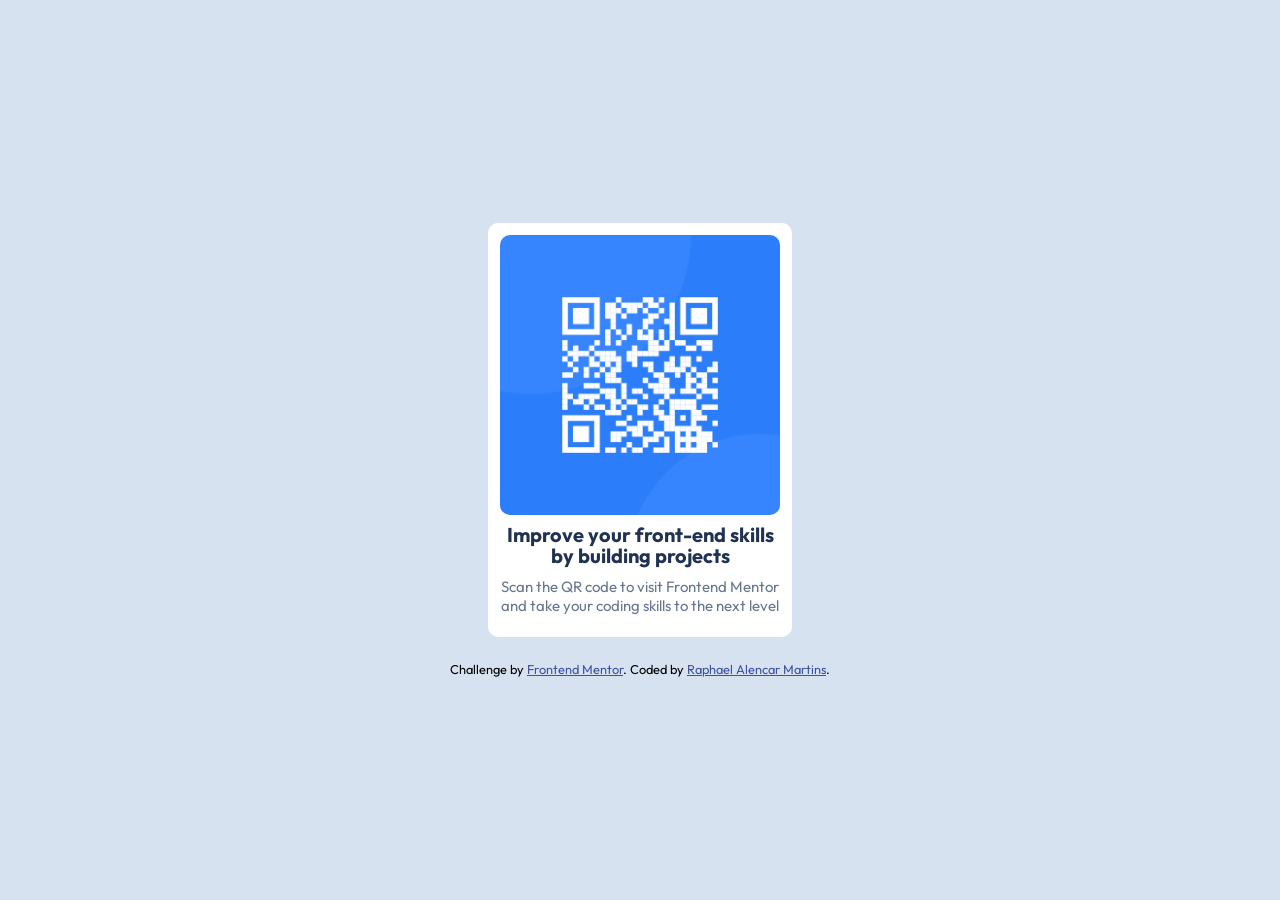
<file: qr-code-component-main/index.html>
<!DOCTYPE html>
<html lang="en">

<head>
  <meta charset="UTF-8">
  <meta name="viewport" content="width=device-width, initial-scale=1.0">
  <link rel="stylesheet" href="style.css">
  <link rel="icon" type="image/png" sizes="32x32" href="./images/favicon-32x32.png">

  <title>Frontend Mentor | QR code component</title>


</head>

<body>


  <div class="qr-code">
    <img src="images/image-qr-code.png" alt="qr-code image">
    <h1 class="first-t">Improve your front-end skills by building projects</h1>
    <p>Scan the QR code to visit Frontend Mentor and take your coding skills to the next level</p>
  </div>

  <footer class="attribution">
    Challenge by <a href="https://www.frontendmentor.io?ref=challenge">Frontend Mentor</a>.
    Coded by <a href="#">Raphael Alencar Martins</a>.
  </footer>
</body>

</html>
</file>
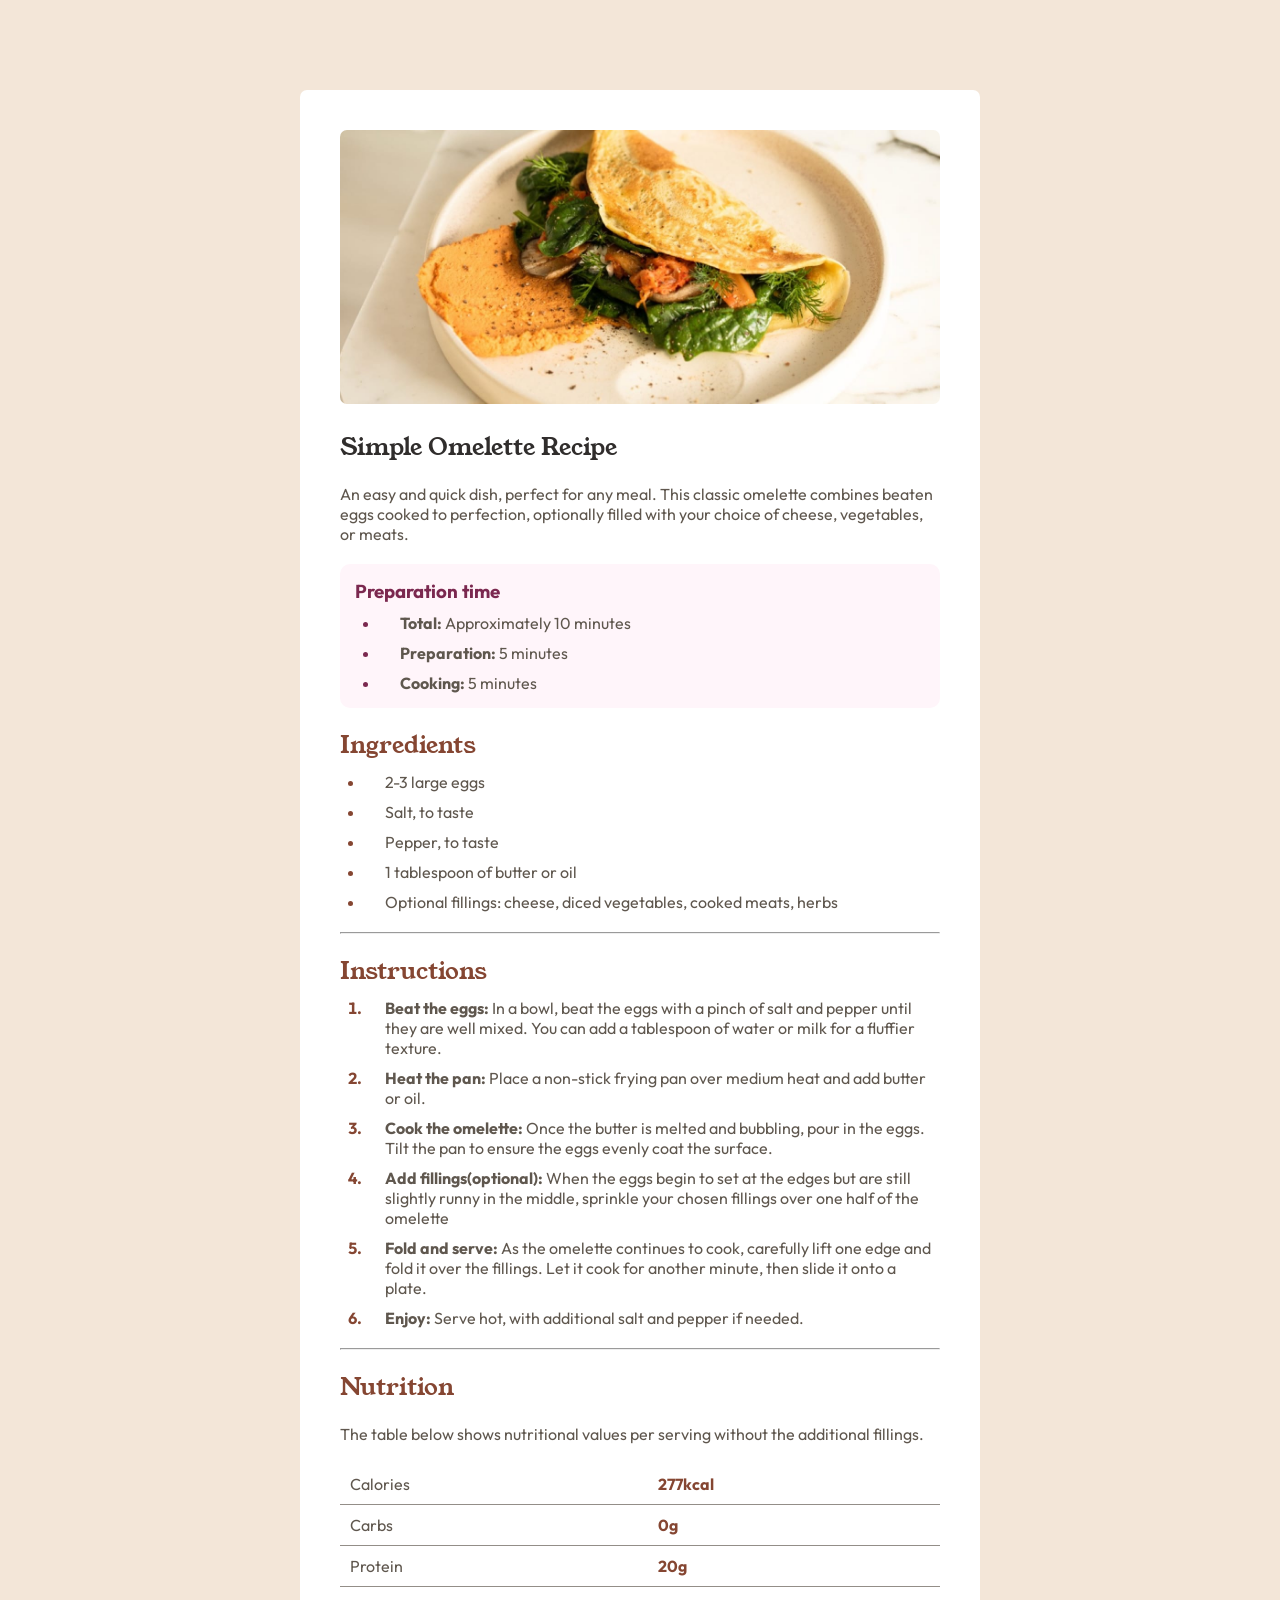
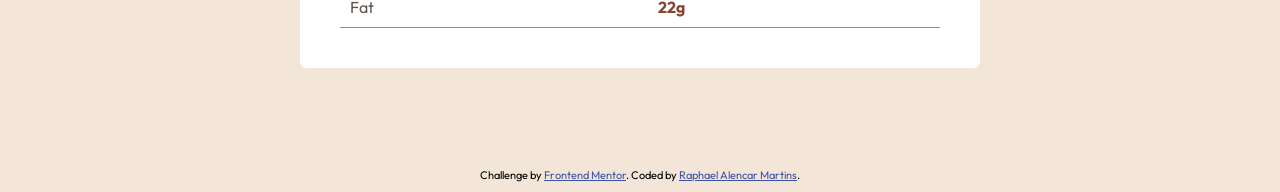
<file: recipe-page-main/index.html>
<!DOCTYPE html>
<html lang="en">

<head>
  <meta charset="UTF-8">
  <meta name="viewport" content="width=device-width, initial-scale=1.0">
  <link rel="icon" type="image/png" sizes="32x32" href="./assets/images/favicon-32x32.png">
  <link rel="stylesheet" href="style.css">

  <title>Frontend Mentor | Recipe page</title>

  <style>
    .attribution {
      font-size: 0.6875rem;
      text-align: center;
    }

    .attribution a {
      color: hsl(228, 45%, 44%);
    }
  </style>

</head>

<body>

  <main>
    <section class="recipe-card">
      <img src="assets/images/image-omelette.jpeg" alt="omelette image">
      <h1>Simple Omelette Recipe</h1>
      <p>
        An easy and quick dish, perfect for any meal. This classic omelette combines beaten eggs cooked
        to perfection, optionally filled with your choice of cheese, vegetables, or meats.
      </p>
      <ul class="preparation">
        <h3>Preparation time</h3>
        <li><strong>Total:</strong> Approximately 10 minutes</li>
        <li><strong>Preparation:</strong> 5 minutes</li>
        <li><strong>Cooking:</strong> 5 minutes</li>
      </ul>
      <ul class="ingredients">
        <h2>Ingredients</h2>
        <li>2-3 large eggs</li>
        <li>Salt, to taste</li>
        <li>Pepper, to taste</li>
        <li>1 tablespoon of butter or oil</li>
        <li>Optional fillings: cheese, diced vegetables, cooked meats, herbs</li>
      </ul>
    </section>

    <hr>

    <section class="instruction-card">
      <ol class="instructions">
        <h2>Instructions</h2>
        <li>
          <strong>Beat the eggs:</strong> In a bowl, beat the eggs with a pinch of salt and pepper until they are well
          mixed.
          You can add a tablespoon of water or milk for a fluffier texture.
        </li>
        <li><strong>Heat the pan:</strong> Place a non-stick frying pan over medium heat and add butter or oil.</li>
        <li>
          <strong>Cook the omelette:</strong> Once the butter is melted and bubbling, pour in the eggs. Tilt the pan to
          ensure
          the eggs evenly coat the surface.
        </li>
        <li><strong>Add fillings(optional):</strong> When the eggs begin to set at the edges but are still slightly runny
          in the
          middle, sprinkle your chosen fillings over one half of the omelette</li>
        <li>
          <strong>Fold and serve:</strong> As the omelette continues to cook, carefully lift one edge and fold it over
          the
          fillings. Let it cook for another minute, then slide it onto a plate.
        </li>
        <li><strong>Enjoy:</strong> Serve hot, with additional salt and pepper if needed.</li>
      </ol>
    </section>
    <hr>

    <section class="nutri-card">
      <h2>Nutrition</h2>
      <p>The table below shows nutritional values per serving without the additional fillings.</p>
      <table class="nutrition">
        <tbody>
          <tr>
            <th scope="row">Calories</th>
            <td>277kcal</td>
          </tr>
          <tr>
            <th scope="row">Carbs</th>
            <td>0g</td>
          </tr>
          <tr>
            <th scope="row">Protein</th>
            <td>20g</td>
          </tr>
          <tr>
            <th scope="row">Fat</th>
            <td>22g</td>
          </tr>
        </tbody>
      </table>
    </section>

  </main>

  <footer class="attribution">
    Challenge by <a href="https://www.frontendmentor.io?ref=challenge" target="_blank">Frontend Mentor</a>.
    Coded by <a href="https://github.com/Aleencar" target="_blank">Raphael Alencar Martins</a>.
  </footer>
</body>

</html>
</file>
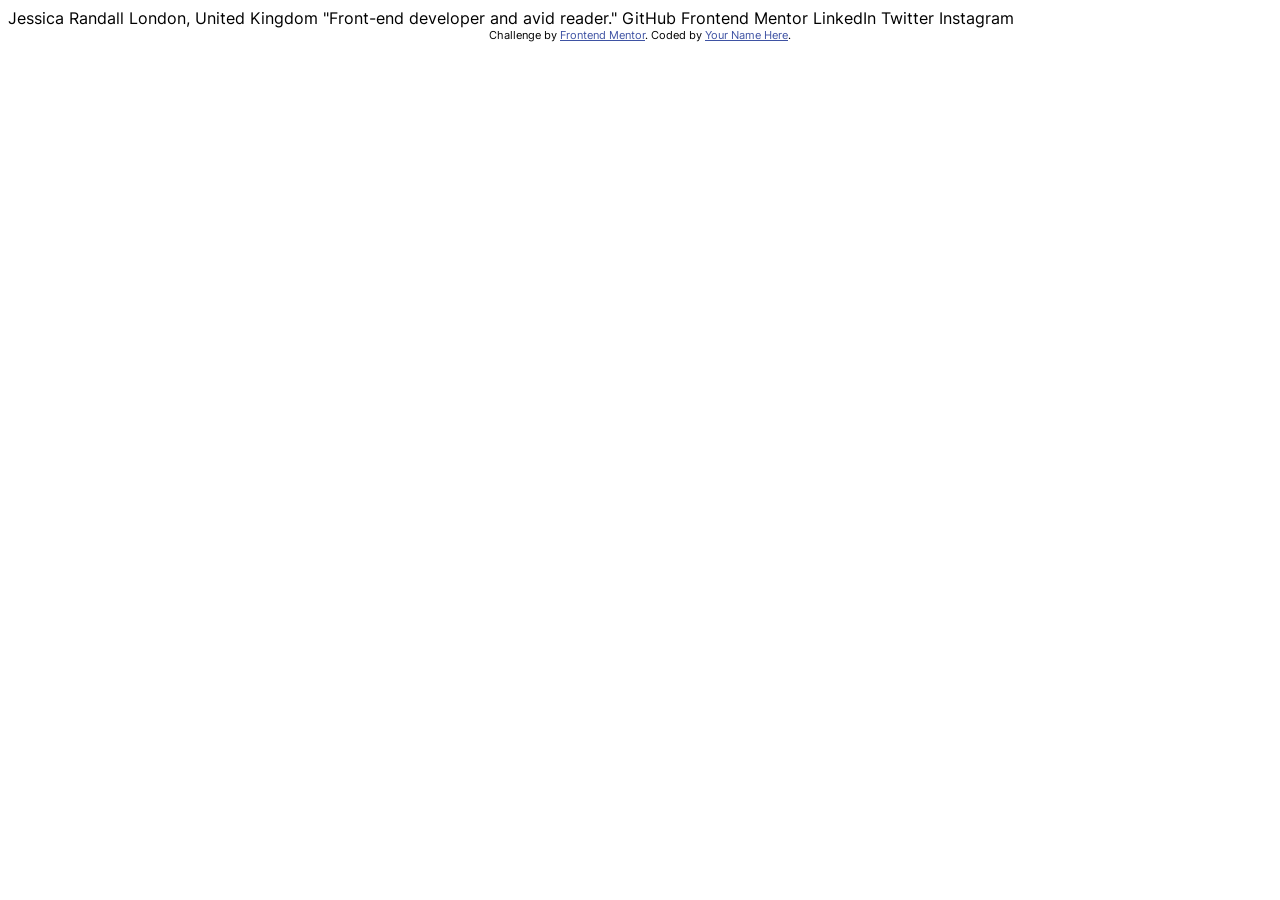
<file: social-links-profile-main/index.html>
<!DOCTYPE html>
<html lang="en">

<head>
    <meta charset="UTF-8">
    <meta name="viewport" content="width=device-width, initial-scale=1.0">
    <link rel="stylesheet" href="style.css">
    <link rel="icon" type="image/png" sizes="32x32" href="./assets/images/favicon-32x32.png">
    <title>Frontend Mentor | Social links profile</title>
</head>

<body>

    <main>
        Jessica Randall
        London, United Kingdom
        "Front-end developer and avid reader."
        GitHub
        Frontend Mentor
        LinkedIn
        Twitter
        Instagram
    </main>

    <footer class="attribution">
        Challenge by <a href="https://www.frontendmentor.io?ref=challenge">Frontend Mentor</a>.
        Coded by <a href="#">Your Name Here</a>.
</body>

</html>
</file>
<file: qr-code-component-main/style.css>
@import url("https://fonts.googleapis.com/css2?family=Outfit:wght@100..900&display=swap");

* {
  margin: 0;
  padding: 0;
}

:root {
  --font-primary: outfit;

  --white: hsl(0, 0%, 100%);
  --first-slate: hsl(212, 45%, 89%);
  --second-slate: hsl(216, 15%, 48%);
  --tertiary-slate: hsl(218, 44%, 22%);
}

body {
  font-family: var(--font-primary);
  background-color: var(--first-slate);
  display: flex;
  flex-direction: column;
  align-items: center;
  justify-content: center;
  font-size: 15px;
  min-height: 100vh;
}
.qr-code {
  display: flex;
  flex-direction: column;
  align-items: center;
  text-align: center;
  background-color: var(--white);
  width: 280px;
  padding: 12px;
  border-radius: 10px;
  margin-bottom: 24px;
}

img {
  display: block;
  width: 100%;
  margin: auto;
  border-radius: 10px;
}

.qr-code h1 {
    color: var(--tertiary-slate);
    font-weight: 700;
    font-size: 1.25rem;
    line-height: 1.30rem;
    margin: 10px 0;
}

.qr-code p {
    color: var(--second-slate);
    margin-bottom: 10px;
}

.attribution {
  font-size: 0.8rem;
  text-align: center;
}
.attribution a {
  color: hsl(228, 45%, 44%);
}
</file>
<file: recipe-page-main/style.css>
@import url("https://fonts.googleapis.com/css2?family=Young+Serif&display=swap");
@import url("https://fonts.googleapis.com/css2?family=Outfit:wght@100..900&display=swap");

* {
  margin: 0;
  padding: 0;
}

body {
  background-color: hsl(30, 54%, 90%);
  font-size: 16px;
  width: 100vw;
}

main {
  font-family: "Young Serif";
  color: hsl(24, 5%, 18%);
  background-color: white;
  border-radius: 7px;
  max-width: 600px;
  min-width: 375px;
  margin: 90px auto;
  padding: 40px;
}

h1 {
  margin: 20px 0;
  font-weight: 400;
}

h2 {
  font-weight: 400;
}


p {
  font-family: Outfit;
  color: hsl(30, 10%, 34%);
  margin: 20px 0;
}

img {
  width: 100%;
  border-radius: 7px;
}

.preparation {
  
  background-color: hsl(330, 100%, 98%);
  color: hsl(332, 51%, 32%);
  font-family: outfit;
  border-radius: 10px;
  margin: 20px 0;
  padding: 15px;
}

.preparation li::marker {
  color: hsl(332, 51%, 32%);
}

.preparation > li {
  color: hsl(30, 10%, 34%);
  margin-top: 10px;
  margin-left: 25px;
  padding-left: 20px;
}

.ingredients {
  margin-bottom: 20px;
  color: hsl(14, 45%, 36%);
}

.ingredients li::marker {
  color: hsl(14, 45%, 36%);
}

.ingredients > li {
  font-family: outfit;
  color: hsl(30, 10%, 34%);
  margin-top: 10px;
  margin-left: 25px;
  padding-left: 20px;
}

.instructions {
  margin-bottom: 20px;
  color: hsl(14, 45%, 36%);
  margin: 20px 0;
}

.instructions li::marker {
  color: hsl(14, 45%, 36%);
  font-weight: bolder;
}

.instructions > li {
  font-family: outfit;
  color: hsl(30, 10%, 34%);
  margin-top: 10px;
  margin-left: 25px;
  padding-left: 20px;
}

.nutri-card > h2 {
  font-weight: 400;
  color: hsl(14, 45%, 36%);
  margin: 20px 0;
}

.nutrition {
  width: 100%;
  border-collapse: collapse;
}


.nutrition th {
  font-weight: 400;
  color: hsl(30, 10%, 34%);
  text-align: left;
  padding-top: 15px;
  padding-left: 30px;
}

.nutrition td {
  font-weight: bold;
  color: hsl(14, 45%, 36%) ;
}

.nutrition th,
.nutrition td {
  font-family: outfit;
  border-bottom: 1px solid hsla(32, 10%, 34%, 0.671);
  border-width: 100%;
  padding: 10px;
}

footer {
  font-size: 12px;
  font-family: outfit;
  padding: 10px;
}
</file>
<file: social-links-profile-main/style.css>
@font-face {
    font-family: inter;
    src: url(assets/fonts/Inter-VariableFont_slnt\,wght.ttf);
}

:root {
  --Grey-700: hsl(0, 0%, 20%);
  --Grey-800: hsl(0, 0%, 12%);
  --Grey-900: hsl(0, 0%, 8%);
  --Green: hsl(75, 94%, 57%);
  --White: hsl(0, 0%, 100%);
}

.attribution { font-size: 0.6875rem; text-align: center; }
.attribution a { color: hsl(228, 45%, 44%); }

body {
    font-family: inter;
}
</file>
